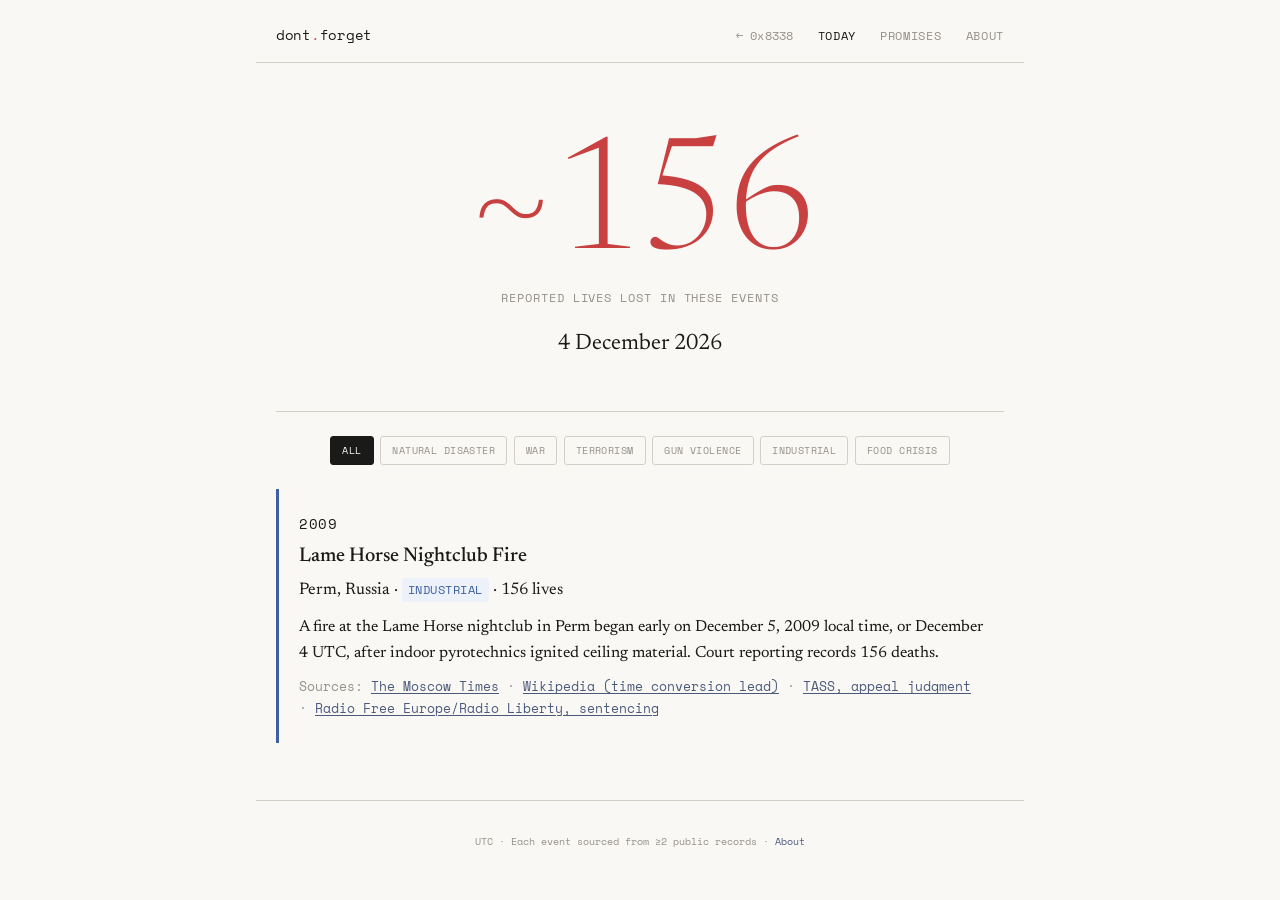
<file: site/index.html>
<!DOCTYPE html>
<html lang="en">
<head>
<meta charset="UTF-8">
<meta name="viewport" content="width=device-width, initial-scale=1.0">
<title>dontforget — Today in History</title>
<link rel="stylesheet" href="assets/style.css">
</head>
<body>

<nav class="topbar">
  <a href="index.html" class="logo">dont<span>.</span>forget</a>
  <div class="links">
    <a href="/" class="org">&larr; 0x8338</a>
    <a href="index.html" class="active">Today</a>
    <a href="promises/">Promises</a>
    <a href="about.html">About</a>
  </div>
</nav>

<main>

  <div class="date-hero">
    <div class="lives-count" id="lives-total">—</div>
    <div class="lives-label">reported lives lost in these events</div>
    <div class="date-line" id="today-date"></div>
  </div>

  <hr class="rule">

  <div class="filter-bar" id="event-filters">
    <span class="filter-chip active" data-filter="all">all</span>
    <span class="filter-chip" data-filter="natural-disaster">natural disaster</span>
    <span class="filter-chip" data-filter="war">war</span>
    <span class="filter-chip" data-filter="terrorism">terrorism</span>
    <span class="filter-chip" data-filter="gun-violence">gun violence</span>
    <span class="filter-chip" data-filter="industrial">industrial</span>
    <span class="filter-chip" data-filter="food-crisis">food crisis</span>
  </div>

  <p id="load-error" role="status" hidden></p>
  <div id="events-container">
    <div class="date-hero" style="padding-top:3rem;">
      <div class="lives-label" style="color:var(--stone);">Loading…</div>
    </div>
  </div>

</main>

<footer>
  <p>UTC &middot; Each event sourced from &ge;2 public records &middot; <a href="about.html">About</a></p>
</footer>

<script src="assets/data.js"></script>
<script>
(function() {
  var data = DontforgetData;
  var escapeHtml = data.escapeHtml;
  var params = new URLSearchParams(window.location.search);
  var dateParam = params.get('date');  // ?date=MM-DD or ?date=08-06
  var months = ['January','February','March','April','May','June','July','August','September','October','November','December'];

  var today, displayDate;
  if (dateParam && /^\d{2}-\d{2}$/.test(dateParam)) {
    today = dateParam;
    var m = parseInt(dateParam.slice(0,2)) - 1;
    var d = parseInt(dateParam.slice(3,5));
    displayDate = d + ' ' + months[m];
    document.title = dateParam + ' — dontforget';
  } else {
    var now = new Date();
    today = String(now.getUTCMonth() + 1).padStart(2, '0') + '-' + String(now.getUTCDate()).padStart(2, '0');
    displayDate = now.getUTCDate() + ' ' + months[now.getUTCMonth()] + ' ' + now.getUTCFullYear();
  }
  document.getElementById('today-date').textContent = displayDate;

  var catClass = {
    'natural-disaster': 'natural', 'war': 'war', 'gun-violence': 'gun',
    'terrorism': 'terror', 'food-crisis': 'food', 'industrial': 'ind'
  };
  var catLabel = {
    'natural-disaster': 'natural disaster', 'war': 'war', 'gun-violence': 'gun violence',
    'terrorism': 'terrorism', 'food-crisis': 'food crisis', 'industrial': 'industrial'
  };

  var container = document.getElementById('events-container');
  var windowsList = [];
  var loadedEvents = [];
  var currentFilter = 'all';

  function renderEvents(filter) {
    var html = '';
    var filtered = filter === 'all' ? loadedEvents : loadedEvents.filter(function(e) { return e.category === filter; });
    var livesTotal = filtered.reduce(function(s, e) { return s + (e.lives_lost || 0); }, 0);
    document.getElementById('lives-total').textContent = livesTotal > 0 ? '~' + livesTotal.toLocaleString() : '—';

    if (filtered.length === 0) {
      var note = loadedEvents.length === 0
        ? 'Nothing recorded for this date. The archive is incomplete — absence here is not absence in the world.'
        : 'No events in this category for this date.';
      container.innerHTML = '<div class="date-hero" style="padding-top:2rem;"><div class="lives-label" style="color:var(--stone);text-transform:none;letter-spacing:0.02em;font-family:\'Newsreader\',Georgia,serif;font-size:1.05rem;line-height:1.6;max-width:28rem;margin:0 auto;">' + note + '</div></div>';
      return;
    }
    filtered.slice().sort(function(a, b) { return b.date.localeCompare(a.date); }).forEach(function(e) {
      var cls = catClass[e.category] || 'war';
      html += '<article class="card card-' + cls + '">' +
        '<div class="year">' + e.date.slice(0, 4) + '</div>' +
        '<h3>' + escapeHtml(e.title) + '</h3>' +
          '<div class="meta-line">' + escapeHtml(e.location) + ' · <span class="badge badge-' + cls + '">' + escapeHtml(catLabel[e.category] || e.category) + '</span> · ' + (e.lives_lost === 0 ? 'Fatality report corrected' : e.lives_lost.toLocaleString() + ' lives') + '</div>' +
          data.reviewHtml(e) +
          '<p>' + escapeHtml(e.description) + '</p>' +
        '<div class="sources">Sources: ' + data.sourcesHtml(e) + '</div>' +
        '</article>';
    });
    container.innerHTML = html;
  }

  function loadEvents() {
    var relevant = windowsList.filter(function(w) { return w.days && w.days[today]; });
    if (relevant.length === 0) {
      renderEvents(currentFilter);
      return;
    }
    var remaining = relevant.slice();
    function next() {
      if (remaining.length === 0) return;
      var w = remaining.shift();
      fetch('_data/' + w.file)
        .then(function(r) {
          if (!r.ok) throw new Error('Could not load events');
          return r.json();
        })
        .then(function(items) {
          loadedEvents = loadedEvents.concat(items.filter(function(e) { return e.date.slice(5) === today; }));
          renderEvents(currentFilter);
          next();
        })
        .catch(function() {
          var error = document.getElementById('load-error');
          error.hidden = false;
          error.textContent = 'Some events could not be loaded. Totals may be incomplete.';
          renderEvents(currentFilter);
          next();
        });
    }
    next();
  }

  fetch('_data/events/index.json')
    .then(function(r) {
      if (!r.ok) throw new Error('Could not load events index');
      return r.json();
    })
    .then(function(index) {
      windowsList = index.windows || [];
      loadEvents();
    })
    .catch(function() {
      container.innerHTML = '<div class="date-hero" style="padding-top:3rem;"><div class="lives-label" style="color:var(--c-war);">Could not load events.</div></div>';
    });

  document.querySelectorAll('#event-filters .filter-chip').forEach(function(chip) {
    chip.addEventListener('click', function() {
      document.querySelectorAll('#event-filters .filter-chip').forEach(function(c) { c.classList.remove('active'); });
      this.classList.add('active');
      currentFilter = this.dataset.filter;
      renderEvents(currentFilter);
    });
  });
})();
</script>
</body>
</html>
</file>
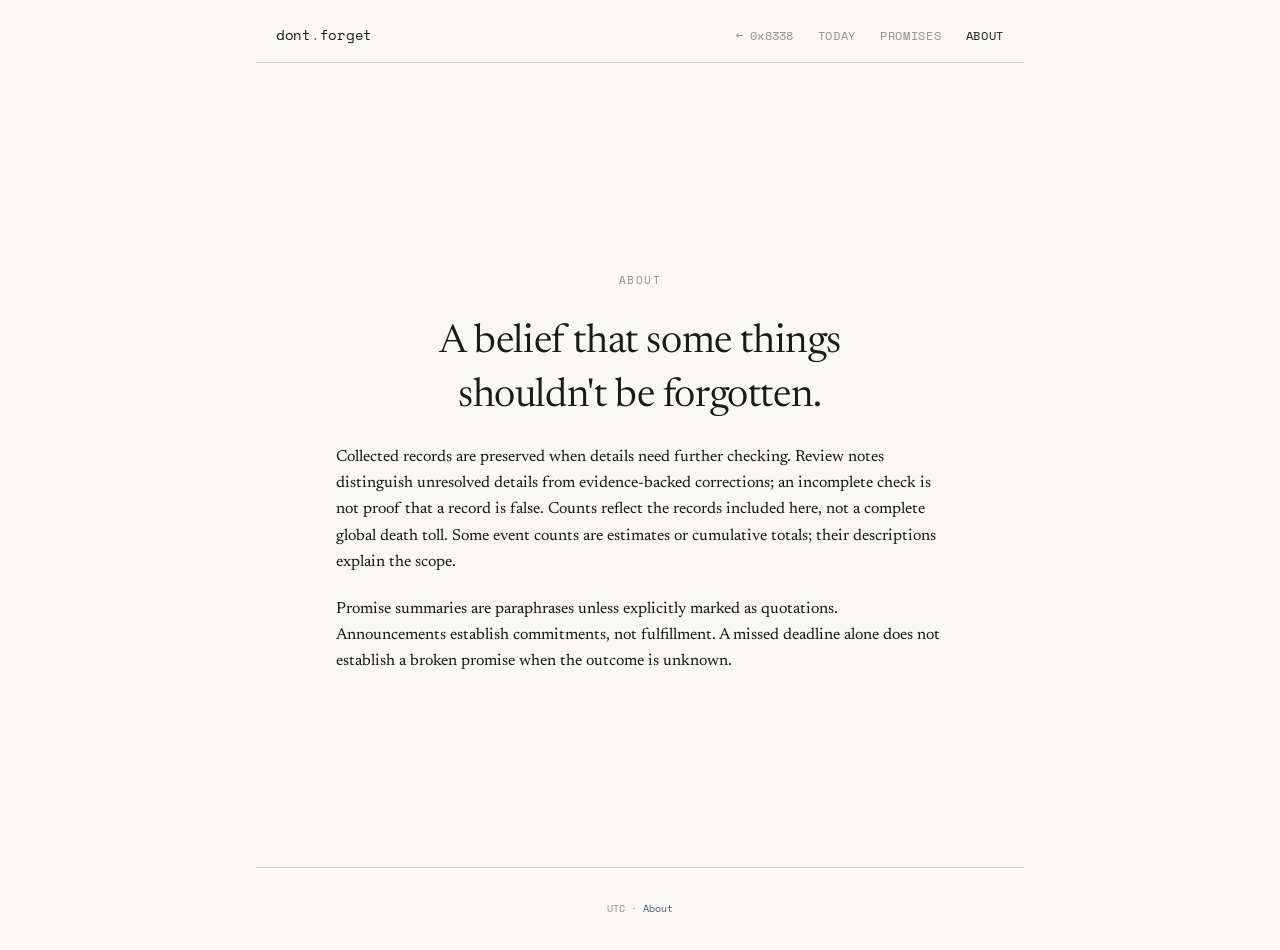
<file: site/about.html>
<!DOCTYPE html>
<html lang="en">
<head>
<meta charset="UTF-8">
<meta name="viewport" content="width=device-width, initial-scale=1.0">
<title>About — dontforget</title>
<link rel="stylesheet" href="assets/style.css">
</head>
<body>

<nav class="topbar">
  <a href="index.html" class="logo">dont<span>.</span>forget</a>
  <div class="links">
    <a href="/" class="org">&larr; 0x8338</a>
    <a href="index.html">Today</a>
    <a href="promises/">Promises</a>
    <a href="about.html" class="active">About</a>
  </div>
</nav>

<main>
  <div class="about-main">
    <p class="about-eyebrow">About</p>
    <h1 class="about-statement">A belief that some things shouldn't be forgotten.</h1>
    <p>Collected records are preserved when details need further checking.
    Review notes distinguish unresolved details from evidence-backed corrections;
    an incomplete check is not proof that a record is false. Counts
    reflect the records included here, not a complete global death toll. Some
    event counts are estimates or cumulative totals; their descriptions explain
    the scope.</p>
    <p>Promise summaries are paraphrases unless explicitly marked as quotations.
    Announcements establish commitments, not fulfillment. A missed deadline alone
    does not establish a broken promise when the outcome is unknown.</p>
  </div>
</main>

<footer>
  <p>UTC &middot; <a href="about.html">About</a></p>
</footer>

</body>
</html>
</file>
<file: site/assets/style.css>
/* ================================================
   dontforget — "Stone + Ink + Correction"
   Event categories: natural-disaster, war,
   gun-violence, terrorism, food-crisis, industrial
   Promise statuses: kept (green), broken (red),
   pending (amber)
   ================================================ */

@import url('https://fonts.googleapis.com/css2?family=Newsreader:ital,opsz,wght@0,12..72,300..500;0,12..72,600;1,12..72,400&family=Space+Mono&display=swap');

:root {
  --paper: #faf8f5;
  --ink: #1a1a18;
  --stone: #94908a;
  --stone-light: #d4d0c8;
  --stone-bg: #f0ede6;
  --blue: #4a5a7a;
  /* Category colors */
  --c-natural: #c47040;  --c-natural-bg: #fdf3ed;
  --c-war:     #c84040;  --c-war-bg:     #fdf0ed;
  --c-gun:     #a04050;  --c-gun-bg:     #fdf0f2;
  --c-terror:  #7040a0;  --c-terror-bg:  #f5f0fa;
  --c-food:    #b8942a;  --c-food-bg:    #fdf8ed;
  --c-ind:     #4060a0;  --c-ind-bg:     #edf2fa;
  /* Promise status */
  --kept:    #3a6b4a;  --kept-bg:    #edf5ef;
  --broken:  #c84040;  --broken-bg:  #fdf0ed;
  --pending: #b8942a;  --pending-bg: #fdf8ed;
  /* Scale */
  --day-size: clamp(5rem, 14vw, 12rem);
  --body-size: clamp(1.05rem, 1.05rem + 0.25vw, 1.25rem);
  --col-width: clamp(20rem, 90vw, 48rem);
}

@media (prefers-color-scheme: dark) {
  :root {
    --paper: #1a1a18;
    --ink: #e8e4dd;
    --stone: #7a7670;
    --stone-light: #3a3834;
    --stone-bg: #242420;
    --blue: #8a9aba;
    --c-natural: #d48560;  --c-natural-bg: #2a2018;
    --c-war:     #d46565;  --c-war-bg:     #2a1c1a;
    --c-gun:     #c06070;  --c-gun-bg:     #2a1c20;
    --c-terror:  #9060c0;  --c-terror-bg:  #201c2a;
    --c-food:    #c4a44a;  --c-food-bg:    #2a2418;
    --c-ind:     #6080c0;  --c-ind-bg:     #1a2030;
    --kept:    #5a8a6a;  --kept-bg:    #1a2a1e;
    --broken:  #d46565;  --broken-bg:  #2a1c1a;
    --pending: #c4a44a;  --pending-bg: #2a2418;
  }
}

* { box-sizing: border-box; margin: 0; padding: 0; }

body {
  font-family: 'Newsreader', Georgia, 'Times New Roman', serif;
  font-optical-sizing: auto;
  font-size: var(--body-size);
  font-weight: 420;
  line-height: 1.65;
  background: var(--paper);
  color: var(--ink);
  -webkit-font-smoothing: antialiased;
}

html,
body {
  overflow-x: hidden;
  overflow-x: clip;
}

/* ---- Nav ---- */
nav.topbar {
  display: flex;
  justify-content: space-between;
  align-items: baseline;
  max-width: var(--col-width);
  margin: 0 auto;
  padding: 1.5rem 1.25rem 1rem;
  border-bottom: 1px solid var(--stone-light);
  margin-bottom: 3rem;
}

nav.topbar .logo {
  font-family: 'Space Mono', 'Courier New', monospace;
  font-size: 0.85rem;
  font-weight: 400;
  letter-spacing: -0.02em;
  color: var(--ink);
  text-decoration: none;
}

nav.topbar .logo span { color: var(--c-war); }

nav.topbar .links {
  display: flex;
  gap: 1.5rem;
}

nav.topbar .links a {
  font-family: 'Space Mono', 'Courier New', monospace;
  font-size: 0.72rem;
  color: var(--stone);
  text-decoration: none;
  text-transform: uppercase;
  letter-spacing: 0.06em;
  transition: color 0.15s;
}

nav.topbar .links a:hover,
nav.topbar .links a.active { color: var(--ink); }

nav.topbar .links a.org {
  text-transform: none;
  letter-spacing: 0.02em;
}

@media (max-width: 560px) {
  nav.topbar {
    flex-wrap: wrap;
    row-gap: 0.75rem;
    padding: 1.1rem 1.1rem 0.85rem;
  }

  nav.topbar .links {
    width: 100%;
    gap: 1.25rem;
  }
}

/* ---- Main ---- */
main {
  max-width: var(--col-width);
  margin: 0 auto;
  padding: 0 1.25rem 3rem;
}

/* ---- Date Hero — THE SIGNATURE ---- */
.date-hero {
  text-align: center;
  margin-bottom: 1rem;
  padding: 2rem 0 1.5rem;
}

.date-hero .lives-count {
  font-family: 'Newsreader', Georgia, serif;
  font-optical-sizing: auto;
  font-size: clamp(4rem, 12vw, 10rem);
  font-weight: 280;
  line-height: 0.9;
  color: var(--c-war);
  letter-spacing: -0.03em;
  font-variant-numeric: oldstyle-nums;
}

.date-hero .lives-label {
  font-family: 'Space Mono', 'Courier New', monospace;
  font-size: clamp(0.6rem, 1.5vw, 0.72rem);
  color: var(--stone);
  text-transform: uppercase;
  letter-spacing: 0.08em;
  margin-top: 0.4rem;
}

.date-hero .date-line {
  font-family: 'Newsreader', Georgia, serif;
  font-size: clamp(1rem, 3vw, 1.4rem);
  font-weight: 400;
  color: var(--ink);
  margin-top: 1.2rem;
  font-variant-numeric: oldstyle-nums;
}

/* ---- Filter Bar ---- */
.filter-bar {
  display: flex;
  flex-wrap: wrap;
  justify-content: center;
  gap: 0.4rem;
  margin-bottom: 1.5rem;
}

.filter-chip {
  font-family: 'Space Mono', 'Courier New', monospace;
  font-size: 0.65rem;
  text-transform: uppercase;
  letter-spacing: 0.04em;
  padding: 0.3rem 0.7rem;
  border: 1px solid var(--stone-light);
  border-radius: 3px;
  cursor: pointer;
  color: var(--stone);
  transition: all 0.15s;
  user-select: none;
}

.filter-chip:hover { border-color: var(--stone); color: var(--ink); }
.filter-chip.active { background: var(--ink); color: var(--paper); border-color: var(--ink); }

/* ---- Stats Row ---- */
.date-hero .stats {
  display: flex;
  justify-content: center;
  gap: clamp(1.5rem, 6vw, 3rem);
  margin-top: 1rem;
}

.date-hero .stat { text-align: center; }

.date-hero .stat-num {
  font-family: 'Newsreader', Georgia, serif;
  font-size: clamp(1.6rem, 4vw, 2.5rem);
  font-weight: 320;
  line-height: 1.1;
  color: var(--ink);
  font-variant-numeric: oldstyle-nums;
}

.date-hero .stat-label {
  font-family: 'Space Mono', 'Courier New', monospace;
  font-size: clamp(0.6rem, 1.4vw, 0.7rem);
  color: var(--stone);
  text-transform: uppercase;
  letter-spacing: 0.06em;
  margin-top: 0.2rem;
}

/* ---- Hairline Rule ---- */
hr.rule {
  border: none;
  border-top: 1px solid var(--stone-light);
  margin: 1.5rem auto;
  max-width: var(--col-width);
}

/* ---- Section Eyebrow ---- */
.eyebrow {
  font-family: 'Space Mono', 'Courier New', monospace;
  font-size: 0.65rem;
  text-transform: uppercase;
  letter-spacing: 0.1em;
  color: var(--stone);
  margin: 2.5rem 0 1rem;
  display: flex;
  align-items: center;
  gap: 0.6rem;
}

.eyebrow::after {
  content: '';
  flex: 1;
  border-top: 1px solid var(--stone-light);
}

/* ---- Event & Promise Cards ---- */
.card {
  padding: 1.5rem 1.25rem;
  border-left: 3px solid var(--stone-light);
  margin-bottom: 0.6rem;
  border-radius: 0 4px 4px 0;
}

.card:nth-child(even) { background: var(--stone-bg); }

.card.card-natural  { border-left-color: var(--c-natural); }
.card.card-war      { border-left-color: var(--c-war); }
.card.card-gun      { border-left-color: var(--c-gun); }
.card.card-terror   { border-left-color: var(--c-terror); }
.card.card-food     { border-left-color: var(--c-food); }
.card.card-ind      { border-left-color: var(--c-ind); }
.card.card-kept     { border-left-color: var(--kept); }
.card.card-broken   { border-left-color: var(--broken); }
.card.card-pending  { border-left-color: var(--pending); }

.card .year {
  font-family: 'Space Mono', 'Courier New', monospace;
  font-size: 0.85rem;
  color: var(--ink);
  margin-bottom: 0.5rem;
  letter-spacing: 0.04em;
}

.card h3 {
  font-family: 'Newsreader', Georgia, serif;
  font-size: 1.25rem;
  font-weight: 520;
  line-height: 1.35;
  margin-bottom: 0.4rem;
  color: var(--ink);
}

.card .meta-line {
  font-family: 'Newsreader', Georgia, serif;
  font-size: 1.05rem;
  color: var(--ink);
  margin-bottom: 0.6rem;
}

.card p {
  font-size: 1rem;
  line-height: 1.65;
  color: var(--ink);
}

.card .sources {
  font-family: 'Space Mono', 'Courier New', monospace;
  font-size: 0.8rem;
  color: var(--stone);
  margin-top: 0.6rem;
  overflow-wrap: anywhere;
  word-break: break-word;
}

.card .sources a { color: var(--blue); text-underline-offset: 0.15em; }
.card p + p { margin-top: 0.6rem; }
.card .review-note {
  margin: 0.8rem 0;
  padding-left: 0.75rem;
  border-left: 2px solid var(--stone-light);
  overflow-wrap: anywhere;
}
.card .review-note p { font-size: 0.9rem; }

/* ---- Status Badges ---- */
.badge {
  display: inline-block;
  font-family: 'Space Mono', 'Courier New', monospace;
  font-size: 0.75rem;
  font-weight: 400;
  text-transform: uppercase;
  letter-spacing: 0.04em;
  padding: 0.15em 0.5em;
  border-radius: 2px;
  vertical-align: middle;
}

.badge-natural  { background: var(--c-natural-bg); color: var(--c-natural); }
.badge-war      { background: var(--c-war-bg);     color: var(--c-war); }
.badge-gun      { background: var(--c-gun-bg);     color: var(--c-gun); }
.badge-terror   { background: var(--c-terror-bg);  color: var(--c-terror); }
.badge-food     { background: var(--c-food-bg);    color: var(--c-food); }
.badge-ind      { background: var(--c-ind-bg);     color: var(--c-ind); }
.badge-kept     { background: var(--kept-bg);      color: var(--kept); }
.badge-broken   { background: var(--broken-bg);    color: var(--broken); }
.badge-pending  { background: var(--pending-bg);   color: var(--pending); }

/* ---- Status Markers (✗ ○ ✓) ---- */
.status-mark { font-family: 'Space Mono', monospace; margin-right: 0.3em; }
.status-broken  { color: var(--broken); }
.status-kept    { color: var(--kept); }
.status-pending { color: var(--pending); }

/* ---- Content Warning ---- */
.content-warning {
  background: var(--c-food-bg);
  border-left: 2px solid var(--c-food);
  padding: 0.6rem 1rem;
  margin-bottom: 1rem;
  font-size: 0.82rem;
  border-radius: 0 4px 4px 0;
}

.content-warning summary {
  cursor: pointer;
  font-family: 'Space Mono', 'Courier New', monospace;
  font-size: 0.68rem;
  color: var(--c-food);
  text-transform: uppercase;
  letter-spacing: 0.04em;
}

.content-warning .hidden-content {
  margin-top: 0.5rem;
  padding-top: 0.5rem;
  border-top: 1px solid var(--stone-light);
}

/* ---- About Page ---- */
/* ---- About ---- */
.about-main {
  min-height: calc(100vh - 12rem);
  display: flex;
  flex-direction: column;
  align-items: center;
  justify-content: center;
  padding: 4rem 1.25rem 3rem;
  text-align: center;
}

.about-eyebrow {
  font-family: 'Space Mono', 'Courier New', monospace;
  font-size: 0.68rem;
  text-transform: uppercase;
  letter-spacing: 0.14em;
  color: var(--stone);
}

.about-statement {
  font-family: 'Newsreader', Georgia, serif;
  font-size: clamp(1.6rem, 4.5vw, 2.5rem);
  font-weight: 380;
  line-height: 1.35;
  letter-spacing: -0.01em;
  max-width: 30rem;
  margin: 1.6rem auto 0;
  text-wrap: balance;
}

.about-main > p:not(.about-eyebrow) {
  max-width: 38rem;
  margin-top: 1.25rem;
  font-size: 1rem;
  text-align: left;
}

/* ---- Footer ---- */
footer {
  text-align: center;
  padding: 2rem 1.25rem;
  font-family: 'Space Mono', 'Courier New', monospace;
  font-size: 0.65rem;
  color: var(--stone);
  max-width: var(--col-width);
  margin: 0 auto;
  border-top: 1px solid var(--stone-light);
}

footer a { color: var(--blue); text-decoration: none; }

/* ---- Keyboard & Motion ---- */
:focus-visible {
  outline: 2px solid var(--blue);
  outline-offset: 2px;
  border-radius: 2px;
}

@media (prefers-reduced-motion: reduce) {
  * { transition: none !important; }
}
</file>
